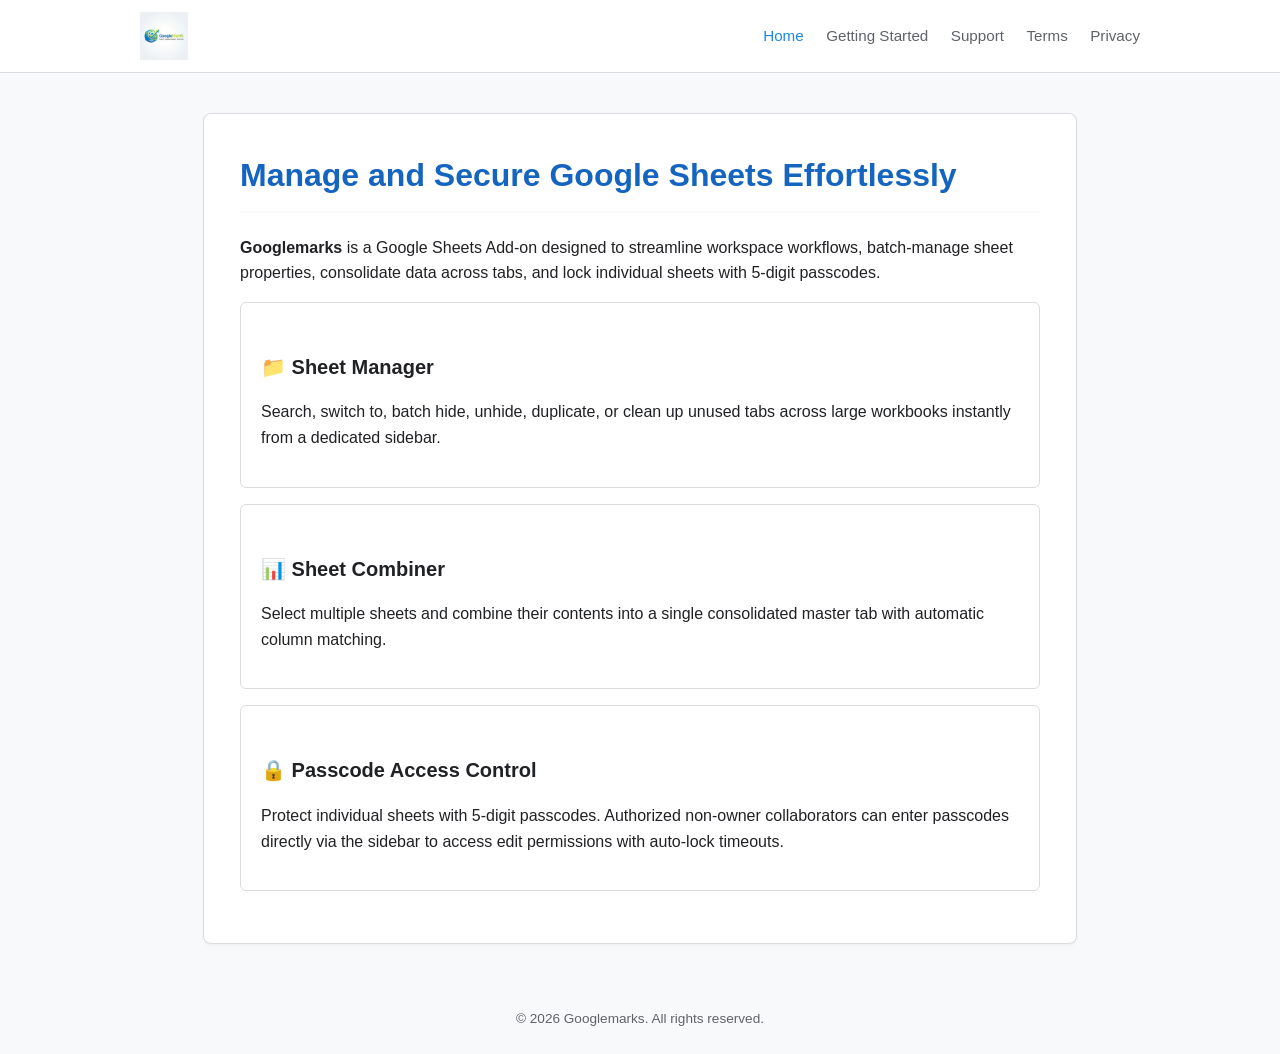
<file: index.html>
<!DOCTYPE html>
<html lang="en">
<head>
  <meta charset="UTF-8">
  <meta name="viewport" content="width=device-width, initial-scale=1.0">
  <title>Googlemarks - Sheet Management Add-on</title>
  <link rel="stylesheet" href="styles.css">
</head>
<body>
  <header>
    <div class="nav-container">
      <a href="index.html" class="logo-container">
        <img src="logo.png" alt="Googlemarks Logo">
      </a>
      <nav>
        <a href="index.html" class="active">Home</a>
        <a href="post-install.html">Getting Started</a>
        <a href="support.html">Support</a>
        <a href="terms.html">Terms</a>
        <a href="privacy.html">Privacy</a>
      </nav>
    </div>
  </header>

  <main class="main-container">
    <h1>Manage and Secure Google Sheets Effortlessly</h1>
    <p><strong>Googlemarks</strong> is a Google Sheets Add-on designed to streamline workspace workflows, batch-manage sheet properties, consolidate data across tabs, and lock individual sheets with 5-digit passcodes.</p>

    <div class="card">
      <h2>📁 Sheet Manager</h2>
      <p>Search, switch to, batch hide, unhide, duplicate, or clean up unused tabs across large workbooks instantly from a dedicated sidebar.</p>
    </div>

    <div class="card">
      <h2>📊 Sheet Combiner</h2>
      <p>Select multiple sheets and combine their contents into a single consolidated master tab with automatic column matching.</p>
    </div>

    <div class="card">
      <h2>🔒 Passcode Access Control</h2>
      <p>Protect individual sheets with 5-digit passcodes. Authorized non-owner collaborators can enter passcodes directly via the sidebar to access edit permissions with auto-lock timeouts.</p>
    </div>
  </main>

  <footer>
    &copy; 2026 Googlemarks. All rights reserved.
  </footer>
</body>
</html>
</file>
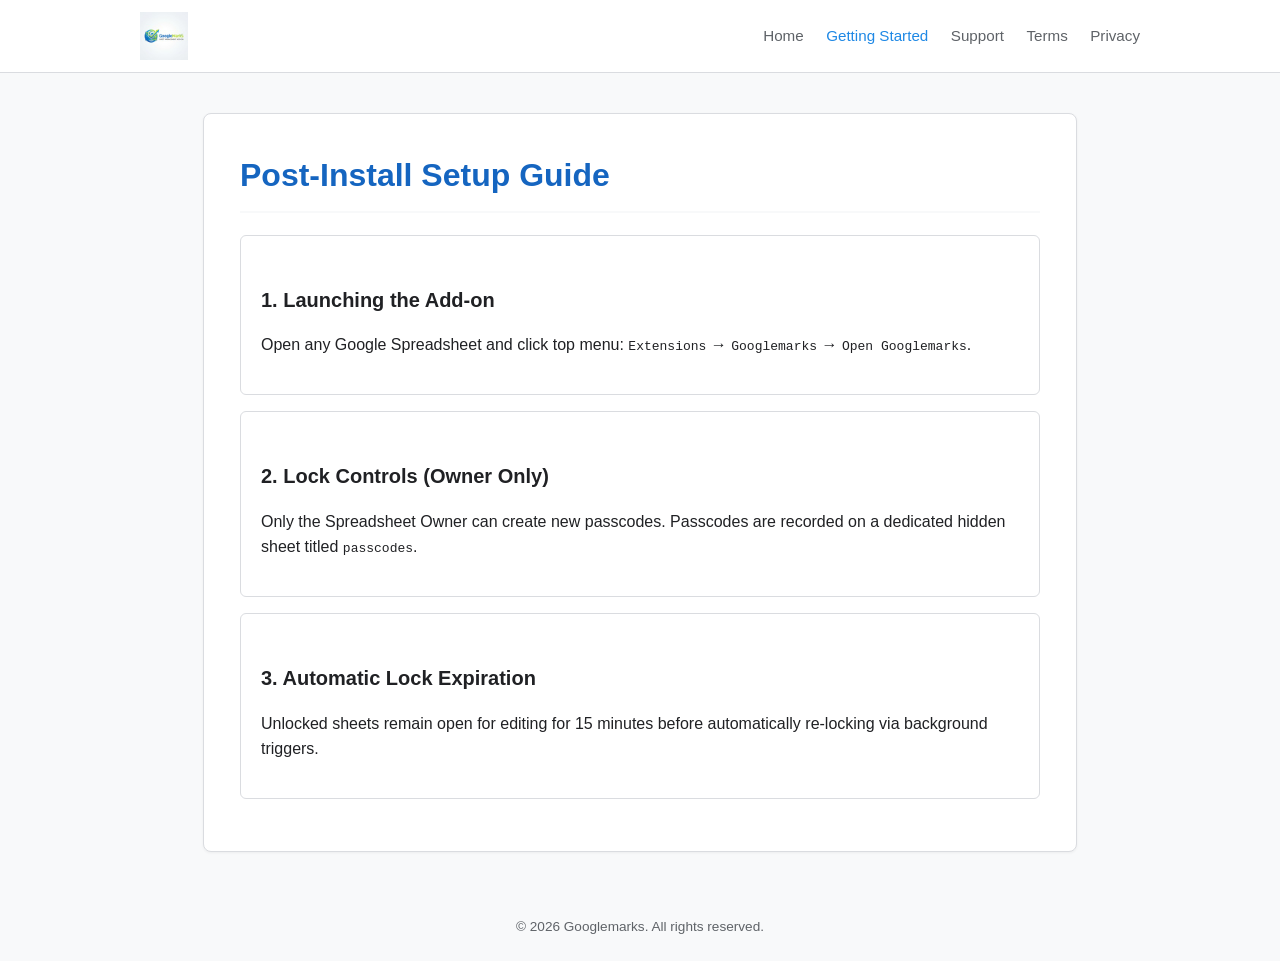
<file: post-install.html>
<!DOCTYPE html>
<html lang="en">
<head>
  <meta charset="UTF-8">
  <meta name="viewport" content="width=device-width, initial-scale=1.0">
  <title>Post-Install Tips - Googlemarks</title>
  <link rel="stylesheet" href="styles.css">
</head>
<body>
  <header>
    <div class="nav-container">
      <a href="index.html" class="logo-container">
        <img src="logo.png" alt="Googlemarks Logo">
      </a>
      <nav>
        <a href="index.html">Home</a>
        <a href="post-install.html" class="active">Getting Started</a>
        <a href="support.html">Support</a>
        <a href="terms.html">Terms</a>
        <a href="privacy.html">Privacy</a>
      </nav>
    </div>
  </header>

  <main class="main-container">
    <h1>Post-Install Setup Guide</h1>

    <div class="card">
      <h2>1. Launching the Add-on</h2>
      <p>Open any Google Spreadsheet and click top menu: <code>Extensions</code> &rarr; <code>Googlemarks</code> &rarr; <code>Open Googlemarks</code>.</p>
    </div>

    <div class="card">
      <h2>2. Lock Controls (Owner Only)</h2>
      <p>Only the Spreadsheet Owner can create new passcodes. Passcodes are recorded on a dedicated hidden sheet titled <code>passcodes</code>.</p>
    </div>

    <div class="card">
      <h2>3. Automatic Lock Expiration</h2>
      <p>Unlocked sheets remain open for editing for 15 minutes before automatically re-locking via background triggers.</p>
    </div>
  </main>

  <footer>
    &copy; 2026 Googlemarks. All rights reserved.
  </footer>
</body>
</html>
</file>
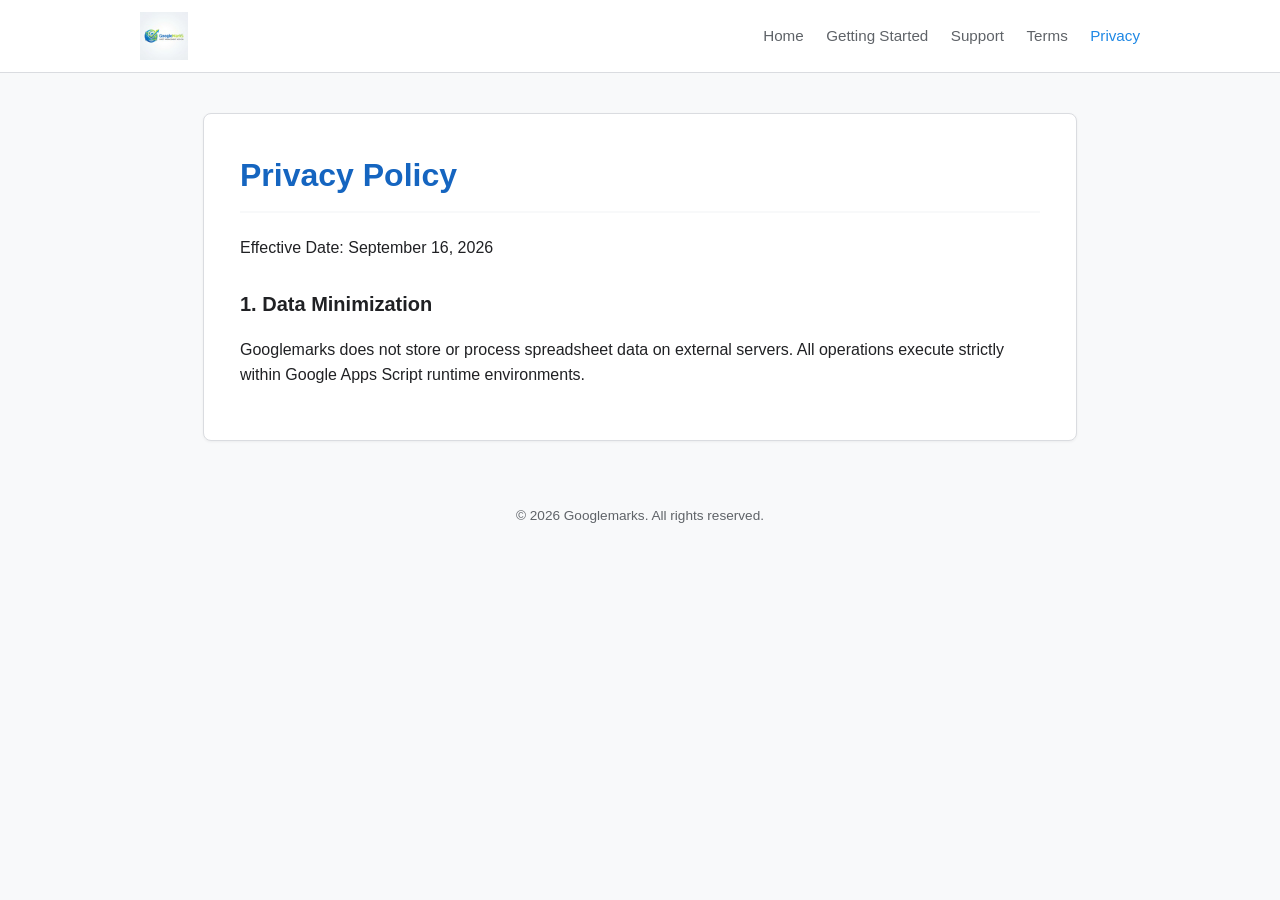
<file: privacy.html>
<!-- privacy.html: Change active link class in nav to "privacy.html" -->
<!DOCTYPE html>
<html lang="en">
<head>
  <meta charset="UTF-8">
  <meta name="viewport" content="width=device-width, initial-scale=1.0">
  <title>Privacy Policy - Googlemarks</title>
  <link rel="stylesheet" href="styles.css">
</head>
<body>
  <header>
    <div class="nav-container">
      <a href="index.html" class="logo-container"><img src="logo.png" alt="Googlemarks Logo"></a>
      <nav>
        <a href="index.html">Home</a>
        <a href="post-install.html">Getting Started</a>
        <a href="support.html">Support</a>
        <a href="terms.html">Terms</a>
        <a href="privacy.html" class="active">Privacy</a>
      </nav>
    </div>
  </header>
  <main class="main-container">
    <h1>Privacy Policy</h1>
    <p>Effective Date: September 16, 2026</p>
    <h2>1. Data Minimization</h2>
    <p>Googlemarks does not store or process spreadsheet data on external servers. All operations execute strictly within Google Apps Script runtime environments.</p>
  </main>
  <footer>&copy; 2026 Googlemarks. All rights reserved.</footer>
</body>
</html>
</file>
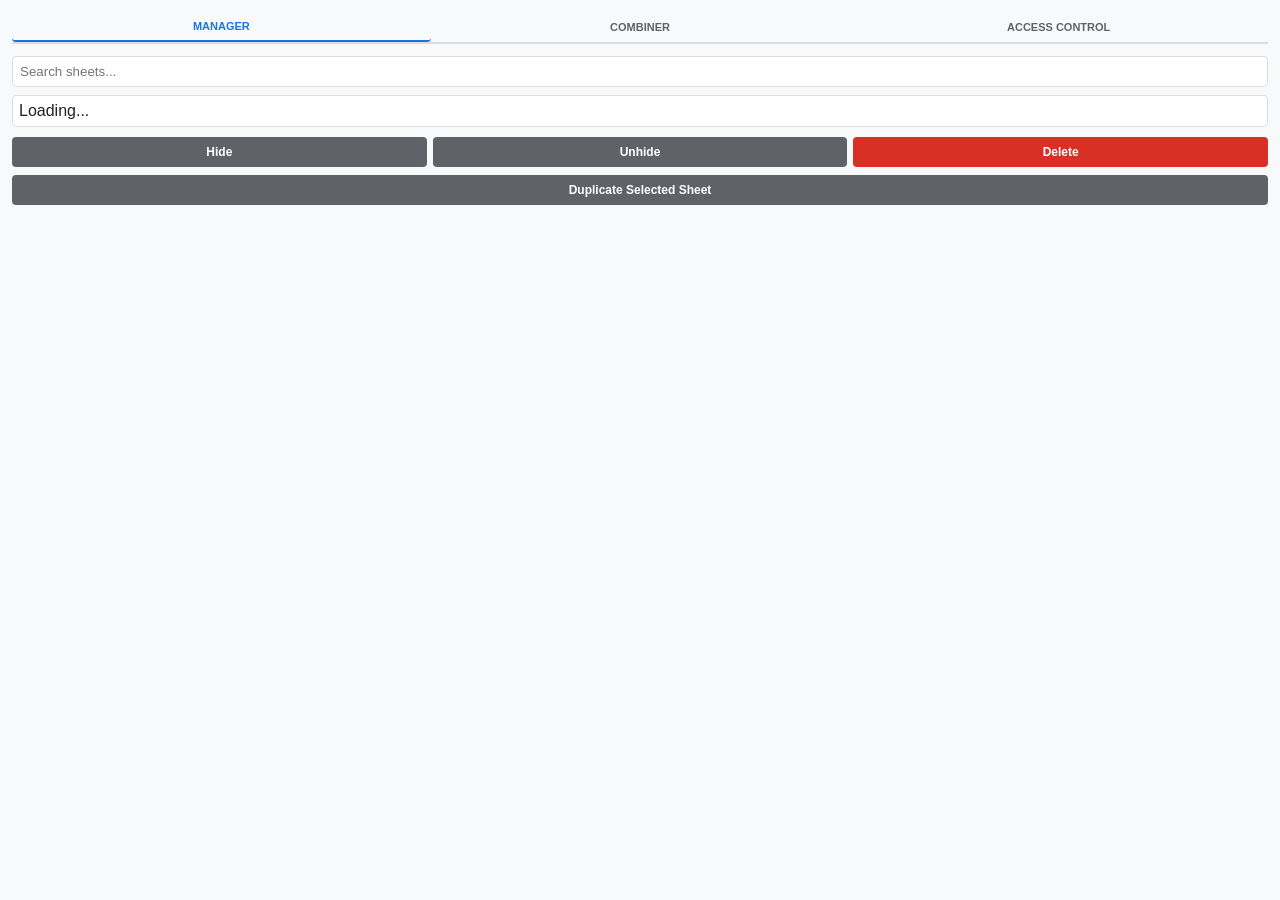
<file: Sidebar.html>
<!DOCTYPE html>
<html>
  <head>
    <base target="_top">
    <style>
      body {
        font-family: -apple-system, BlinkMacSystemFont, "Segoe UI", Roboto, Arial, sans-serif;
        margin: 0;
        padding: 12px;
        color: #202124;
        background-color: #f8f9fa;
      }
      .tab-header {
        display: flex;
        border-bottom: 2px solid #dadce0;
        margin-bottom: 12px;
      }
      .tab-btn {
        flex: 1;
        padding: 8px 4px;
        background: none;
        border: none;
        cursor: pointer;
        font-weight: bold;
        font-size: 11px;
        color: #5f6368;
        text-transform: uppercase;
      }
      .tab-btn.active {
        color: #1a73e8;
        border-bottom: 2px solid #1a73e8;
      }
      .tab-content {
        display: none;
      }
      .tab-content.active {
        display: block;
      }
      .sheet-list {
        max-height: 150px;
        overflow-y: auto;
        border: 1px solid #dadce0;
        background: #fff;
        padding: 6px;
        border-radius: 4px;
        margin-bottom: 10px;
      }
      .sheet-item {
        display: flex;
        align-items: center;
        justify-content: space-between;
        padding: 4px 0;
        font-size: 13px;
      }
      .sheet-item label {
        cursor: pointer;
        flex: 1;
        margin-left: 6px;
        white-space: nowrap;
        overflow: hidden;
        text-overflow: ellipsis;
      }
      .btn-group {
        display: flex;
        gap: 6px;
        margin-bottom: 8px;
        flex-wrap: wrap;
      }
      button {
        background-color: #1a73e8;
        color: white;
        border: none;
        padding: 8px 12px;
        font-size: 12px;
        font-weight: 600;
        border-radius: 4px;
        cursor: pointer;
        width: 100%;
      }
      button:hover { background-color: #1557b0; }
      button.secondary { background-color: #5f6368; }
      button.danger { background-color: #d93025; }
      button.success { background-color: #1e8e3e; }
      button.success:hover { background-color: #137333; }

      input[type="text"], input[type="password"] {
        width: 100%;
        padding: 7px;
        box-sizing: border-box;
        margin-bottom: 8px;
        border: 1px solid #dadce0;
        border-radius: 4px;
      }
      .badge {
        font-size: 10px;
        padding: 2px 4px;
        background: #e8eaed;
        border-radius: 3px;
      }
      .badge.lock { background: #fce8e6; color: #c5221f; }
      .badge-owner {
        display: inline-block;
        font-size: 10px;
        background: #e8f0fe;
        color: #1a73e8;
        padding: 2px 6px;
        border-radius: 4px;
        margin-bottom: 8px;
        font-weight: bold;
      }
      .feedback {
        font-size: 12px;
        margin-top: 8px;
        padding: 8px;
        border-radius: 4px;
        display: none;
      }
      .feedback.error { background-color: #fce8e6; color: #c5221f; border: 1px solid #fad2cf; }
      .feedback.success { background-color: #e6f4ea; color: #137333; border: 1px solid #ceead6; }
      .section-card {
        background: #ffffff;
        border: 1px solid #dadce0;
        border-radius: 6px;
        padding: 10px;
        margin-bottom: 12px;
      }
    </style>
  </head>
  <body>

    <!-- Tab Header Navigation -->
    <div class="tab-header">
      <button class="tab-btn active" onclick="switchTab('managerTab')">Manager</button>
      <button class="tab-btn" onclick="switchTab('combinerTab')">Combiner</button>
      <button class="tab-btn" onclick="switchTab('accessTab')">Access Control</button>
    </div>

    <!-- MODULE 1: SHEET MANAGER -->
    <div id="managerTab" class="tab-content active">
      <input type="text" id="searchSheet" placeholder="Search sheets..." onkeyup="filterSheets()">
      <div class="sheet-list" id="managerSheetList">Loading...</div>
      
      <div class="btn-group">
        <button onclick="applyBulkAction('hide')" class="secondary" style="flex:1;">Hide</button>
        <button onclick="applyBulkAction('unhide')" class="secondary" style="flex:1;">Unhide</button>
        <button onclick="applyBulkAction('delete')" class="danger" style="flex:1;">Delete</button>
      </div>
      <button onclick="duplicateSelected()" class="secondary">Duplicate Selected Sheet</button>
    </div>

    <!-- MODULE 2: SHEET COMBINER -->
    <div id="combinerTab" class="tab-content">
      <label style="font-size: 12px; font-weight: bold;">Select Sheets to Combine:</label>
      <div class="sheet-list" id="combinerSheetList">Loading...</div>
      
      <input type="text" id="masterSheetName" placeholder="Master Sheet Name" value="Master Sheet">
      <label style="font-size: 12px; display: block; margin-bottom: 8px;">
        <input type="checkbox" id="addSourceCol" checked> Include Source Sheet Column
      </label>
      <button onclick="runCombiner()">Combine Sheets</button>
    </div>

    <!-- MODULE 3: ACCESS CONTROL -->
    <div id="accessTab" class="tab-content">
      
      <!-- Protect Sheet Section (OWNER ONLY) -->
      <div id="ownerSection" class="section-card" style="display: none;">
        <span class="badge-owner">OWNER ONLY</span>
        <label style="font-size: 12px; font-weight: bold; display: block; margin-bottom:4px;">Protect Sheet with Passcode:</label>
        
        <div>
          <label style="font-size: 12px;"><input type="checkbox" id="selectAllAcc" onchange="toggleSelectAllAcc(this)"> Select All</label>
        </div>
        
        <div class="sheet-list" id="accessSheetList">Loading...</div>
        <button onclick="handleLockSheets()">Lock & Generate Passcode</button>
        <div id="ownerFeedback" class="feedback"></div>
      </div>

      <!-- Unlock Protected Sheet Section (VISIBLE TO ALL USERS) -->
      <div class="section-card">
        <label style="font-size: 12px; font-weight: bold; display:block; margin-bottom: 4px;">Unlock Protected Sheet:</label>
        <input type="text" id="unlockPasscode" placeholder="Enter 5-Digit Passcode" maxlength="5">
        <button onclick="handleUnlockSheet()" class="success">Unlock Active Sheet</button>
        <div id="unlockFeedback" class="feedback"></div>
      </div>

    </div>

    <script>
      window.onload = function() {
        checkOwnerStatus();
        loadSheets();
      };

      function switchTab(tabId) {
        document.querySelectorAll('.tab-content').forEach(el => el.classList.remove('active'));
        document.querySelectorAll('.tab-btn').forEach(el => el.classList.remove('active'));
        document.getElementById(tabId).classList.add('active');
        event.currentTarget.classList.add('active');
        loadSheets();
      }

      function checkOwnerStatus() {
        google.script.run
          .withSuccessHandler(isOwner => {
            if (isOwner) document.getElementById('ownerSection').style.display = 'block';
          })
          .isSheetOwner();
      }

      function loadSheets() {
        google.script.run.withSuccessHandler(renderSheets).getSheetsInfo();
      }

      function renderSheets(sheets) {
        // Manager List
        const mgrList = document.getElementById('managerSheetList');
        mgrList.innerHTML = sheets.map(s => `
          <div class="sheet-item" data-name="${s.name.toLowerCase()}">
            <div>
              <input type="checkbox" class="mgr-check" value="${s.name}">
              <label onclick="activateSheet('${s.name}')">${s.name}</label>
            </div>
            <span>
              ${s.isHidden ? '<span class="badge">Hidden</span>' : ''}
              ${s.isProtected ? '<span class="badge lock">Locked</span>' : ''}
            </span>
          </div>
        `).join('');

        // Combiner List
        const combList = document.getElementById('combinerSheetList');
        combList.innerHTML = sheets.map(s => `
          <div class="sheet-item">
            <div>
              <input type="checkbox" class="comb-check" value="${s.name}">
              <label>${s.name}</label>
            </div>
          </div>
        `).join('');

        // Access Control List
        const accList = document.getElementById('accessSheetList');
        accList.innerHTML = sheets.map(s => `
          <div class="sheet-item">
            <div>
              <input type="checkbox" class="acc-check" value="${s.name}">
              <label>${s.name}</label>
            </div>
          </div>
        `).join('');
      }

      function filterSheets() {
        const query = document.getElementById('searchSheet').value.toLowerCase();
        document.querySelectorAll('#managerSheetList .sheet-item').forEach(el => {
          const name = el.getAttribute('data-name');
          el.style.display = name.includes(query) ? 'flex' : 'none';
        });
      }

      function toggleSelectAllAcc(master) {
        document.querySelectorAll('.acc-check').forEach(cb => cb.checked = master.checked);
      }

      function activateSheet(name) {
        google.script.run.withSuccessHandler(loadSheets).activateSheet(name);
      }

      function getSelectedValues(className) {
        return Array.from(document.querySelectorAll(`.${className}:checked`)).map(cb => cb.value);
      }

      function applyBulkAction(action) {
        const selected = getSelectedValues('mgr-check');
        if (selected.length === 0) return alert('Select at least one sheet.');

        if (action === 'delete' && !confirm('Delete selected sheets?')) return;

        const handler = google.script.run.withSuccessHandler(loadSheets);
        if (action === 'hide') handler.bulkHideSheets(selected);
        if (action === 'unhide') handler.bulkUnhideSheets(selected);
        if (action === 'delete') handler.bulkDeleteSheets(selected);
      }

      function duplicateSelected() {
        const selected = getSelectedValues('mgr-check');
        if (selected.length === 0) return alert('Select a sheet to duplicate.');
        google.script.run.withSuccessHandler(loadSheets).duplicateSheet(selected[0]);
      }

      function runCombiner() {
        const selected = getSelectedValues('comb-check');
        const masterName = document.getElementById('masterSheetName').value;
        const addSource = document.getElementById('addSourceCol').checked;

        if (selected.length === 0) return alert('Select sheets to combine.');

        google.script.run.withSuccessHandler(msg => {
          alert(msg);
          loadSheets();
        }).combineSheets(selected, masterName, addSource);
      }

      function handleLockSheets() {
        const selected = getSelectedValues('acc-check');
        const feedback = document.getElementById('ownerFeedback');
        
        if (selected.length === 0) {
          showFeedback(feedback, 'Please select at least one sheet to lock.', false);
          return;
        }

        showFeedback(feedback, 'Locking sheets and generating 5-digit passcodes...', true);

        google.script.run
          .withSuccessHandler(res => {
            showFeedback(feedback, `Locked ${res.generated.length} sheet(s). Passcodes stored in 'passcodes' sheet.`, true);
            loadSheets();
          })
          .withFailureHandler(err => {
            showFeedback(feedback, err.message, false);
          })
          .lockSelectedSheets(selected);
      }

      function handleUnlockSheet() {
        const passcode = document.getElementById('unlockPasscode').value;
        const feedback = document.getElementById('unlockFeedback');

        if (!passcode || passcode.length !== 5) {
          showFeedback(feedback, 'Please enter a valid 5-digit passcode.', false);
          return;
        }

        google.script.run
          .withSuccessHandler(activeSheetName => {
            // ROUTE THROUGH THE WEB APP PROXY BRIDGE
            google.script.run
              .withSuccessHandler(res => {
                showFeedback(feedback, res.message, res.success);
                if (res.success) {
                  document.getElementById('unlockPasscode').value = '';
                  loadSheets();
                }
              })
              .proxyUnlockSheet(activeSheetName, passcode);
          })
          .getActiveSheetName();
      }

      function showFeedback(el, msg, isSuccess) {
        el.style.display = 'block';
        el.className = `feedback ${isSuccess ? 'success' : 'error'}`;
        el.innerText = msg;
      }
    </script>
  </body>
</html>
</file>
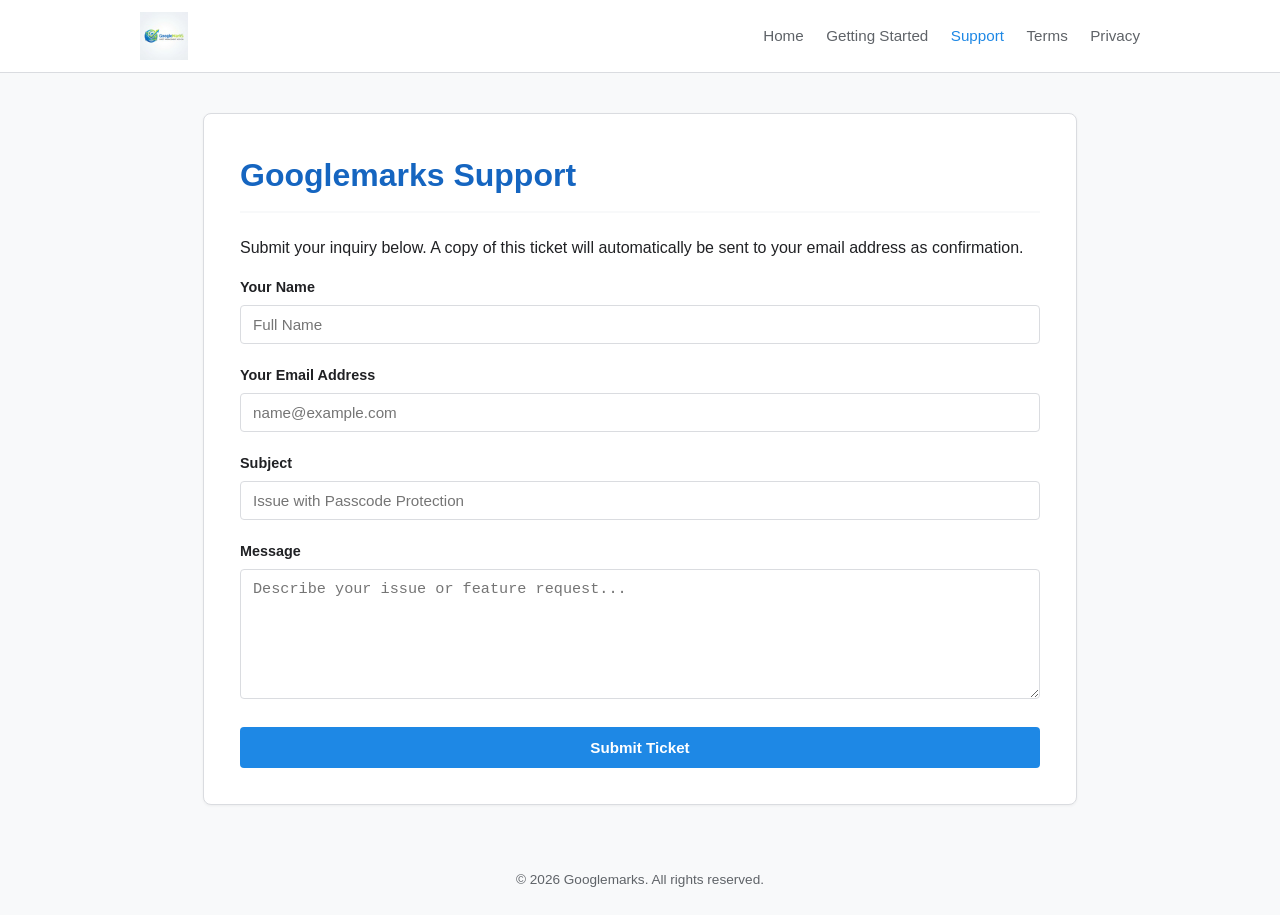
<file: support.html>
<!DOCTYPE html>
<html lang="en">
<head>
  <meta charset="UTF-8">
  <meta name="viewport" content="width=device-width, initial-scale=1.0">
  <title>Support - Googlemarks</title>
  <link rel="stylesheet" href="styles.css">
</head>
<body>
  <header>
    <div class="nav-container">
      <a href="index.html" class="logo-container">
        <img src="logo.png" alt="Googlemarks Logo">
      </a>
      <nav>
        <a href="index.html">Home</a>
        <a href="post-install.html">Getting Started</a>
        <a href="support.html" class="active">Support</a>
        <a href="terms.html">Terms</a>
        <a href="privacy.html">Privacy</a>
      </nav>
    </div>
  </header>

  <main class="main-container">
    <h1>Googlemarks Support</h1>
    <p>Submit your inquiry below. A copy of this ticket will automatically be sent to your email address as confirmation.</p>

    <form id="supportForm" action="https://formspree.io/f/mwlpeqjl" method="POST">
      <!-- Formspree setting to CC the submitting user -->
      <input type="hidden" name="_cc" id="ccEmail">

      <div class="form-group">
        <label for="name">Your Name</label>
        <input type="text" id="name" name="name" required placeholder="Full Name">
      </div>

      <div class="form-group">
        <label for="email">Your Email Address</label>
        <input type="email" id="email" name="email" required placeholder="name@example.com">
      </div>

      <div class="form-group">
        <label for="subject">Subject</label>
        <input type="text" id="subject" name="subject" required placeholder="Issue with Passcode Protection">
      </div>

      <div class="form-group">
        <label for="message">Message</label>
        <textarea id="message" name="message" required placeholder="Describe your issue or feature request..."></textarea>
      </div>

      <button type="submit" id="submitBtn">Submit Ticket</button>
    </form>

    <div id="formStatus"></div>
  </main>

  <script>
    const form = document.getElementById("supportForm");
    const emailInput = document.getElementById("email");
    const ccEmail = document.getElementById("ccEmail");
    const status = document.getElementById("formStatus");
    const btn = document.getElementById("submitBtn");

    emailInput.addEventListener("input", () => {
      ccEmail.value = emailInput.value;
    });

    form.addEventListener("submit", async function(e) {
      e.preventDefault();
      btn.disabled = true;
      btn.innerText = "Sending...";
      status.style.display = "none";

      try {
        const response = await fetch(form.action, {
          method: form.method,
          body: new FormData(form),
          headers: { 'Accept': 'application/json' }
        });

        if (response.ok) {
          status.className = "status-success";
          status.innerText = "Thank you! Your support ticket was sent. A copy has been delivered to your email.";
          status.style.display = "block";
          form.reset();
        } else {
          throw new Error();
        }
      } catch (err) {
        status.className = "status-error";
        status.innerText = "Failed to send ticket. Please try again or check your connection.";
        status.style.display = "block";
      } finally {
        btn.disabled = false;
        btn.innerText = "Submit Ticket";
      }
    });
  </script>

  <footer>
    &copy; 2026 Googlemarks. All rights reserved.
  </footer>
</body>
</html>
</file>
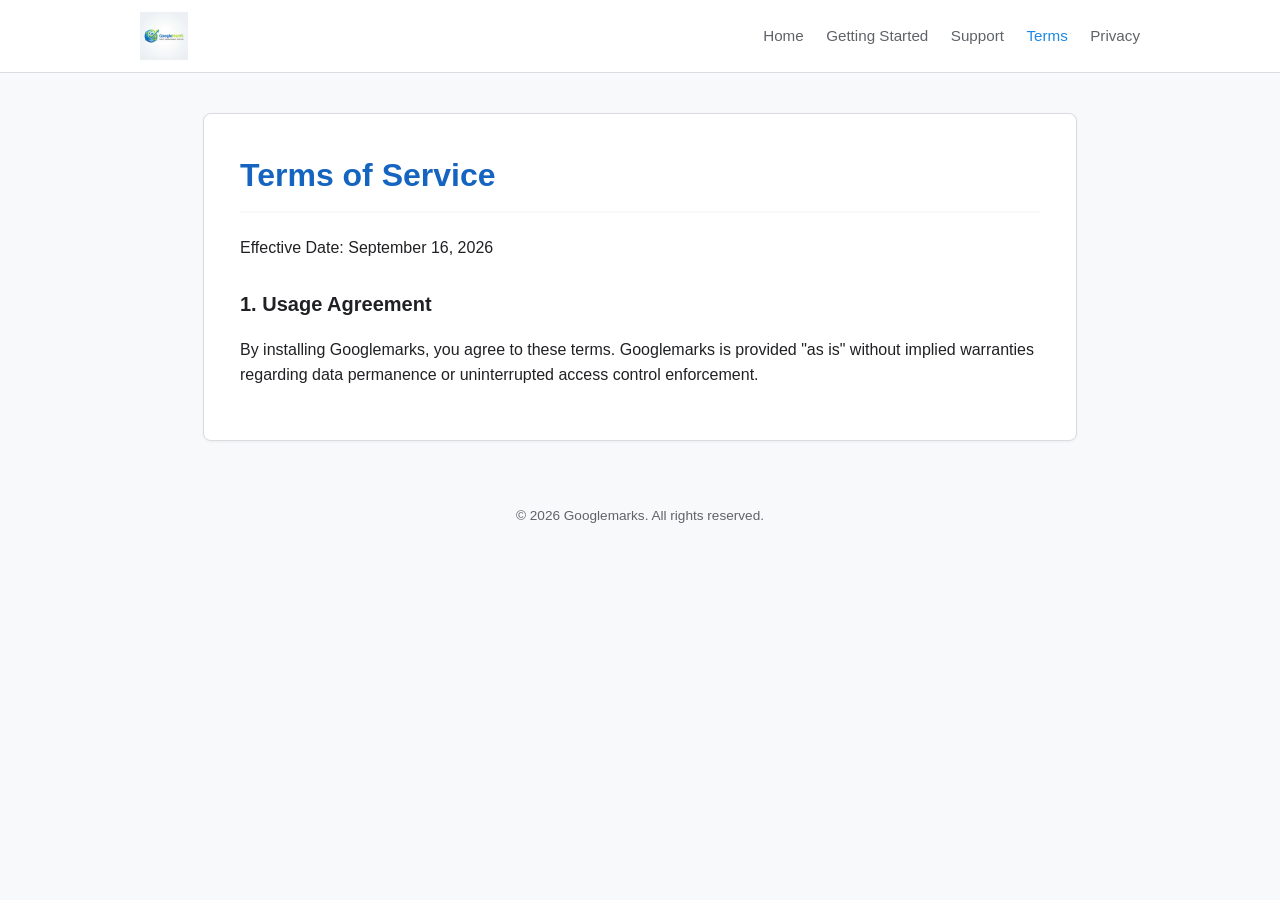
<file: terms.html>
<!-- terms.html: Change active link class in nav to "terms.html" -->
<!DOCTYPE html>
<html lang="en">
<head>
  <meta charset="UTF-8">
  <meta name="viewport" content="width=device-width, initial-scale=1.0">
  <title>Terms of Service - Googlemarks</title>
  <link rel="stylesheet" href="styles.css">
</head>
<body>
  <header>
    <div class="nav-container">
      <a href="index.html" class="logo-container"><img src="logo.png" alt="Googlemarks Logo"></a>
      <nav>
        <a href="index.html">Home</a>
        <a href="post-install.html">Getting Started</a>
        <a href="support.html">Support</a>
        <a href="terms.html" class="active">Terms</a>
        <a href="privacy.html">Privacy</a>
      </nav>
    </div>
  </header>
  <main class="main-container">
    <h1>Terms of Service</h1>
    <p>Effective Date: September 16, 2026</p>
    <h2>1. Usage Agreement</h2>
    <p>By installing Googlemarks, you agree to these terms. Googlemarks is provided "as is" without implied warranties regarding data permanence or uninterrupted access control enforcement.</p>
  </main>
  <footer>&copy; 2026 Googlemarks. All rights reserved.</footer>
</body>
</html>
</file>
<file: styles.css>
:root {
  --primary: #1e88e5;
  --primary-dark: #1565c0;
  --accent: #7cb342;
  --bg-light: #f8f9fa;
  --text-main: #202124;
  --text-muted: #5f6368;
  --border: #dadce0;
}

body {
  font-family: -apple-system, BlinkMacSystemFont, "Segoe UI", Roboto, Helvetica, Arial, sans-serif;
  line-height: 1.6;
  color: var(--text-main);
  background-color: var(--bg-light);
  margin: 0;
  padding: 0;
}

header {
  background: #ffffff;
  border-bottom: 1px solid var(--border);
  padding: 12px 24px;
}

.nav-container {
  max-width: 1000px;
  margin: 0 auto;
  display: flex;
  align-items: center;
  justify-content: space-between;
}

.logo-container {
  display: flex;
  align-items: center;
  gap: 12px;
  text-decoration: none;
  color: inherit;
}

.logo-container img {
  height: 48px;
  width: auto;
}

nav a {
  margin-left: 18px;
  text-decoration: none;
  color: var(--text-muted);
  font-weight: 500;
  font-size: 0.95rem;
}

nav a:hover, nav a.active {
  color: var(--primary);
}

.main-container {
  max-width: 800px;
  margin: 40px auto;
  background: #ffffff;
  padding: 36px;
  border-radius: 8px;
  border: 1px solid var(--border);
  box-shadow: 0 1px 3px rgba(0,0,0,0.05);
}

h1 {
  color: var(--primary-dark);
  margin-top: 0;
  border-bottom: 2px solid var(--bg-light);
  padding-bottom: 10px;
}

h2 {
  color: var(--text-main);
  margin-top: 28px;
  font-size: 1.25rem;
}

.form-group {
  margin-bottom: 20px;
}

label {
  display: block;
  font-weight: 600;
  margin-bottom: 6px;
  font-size: 0.9rem;
}

input[type="text"], input[type="email"], textarea {
  width: 100%;
  padding: 10px 12px;
  border: 1px solid var(--border);
  border-radius: 4px;
  box-sizing: border-box;
  font-size: 0.95rem;
}

textarea {
  height: 130px;
  resize: vertical;
}

button {
  background-color: var(--primary);
  color: #ffffff;
  border: none;
  padding: 12px 24px;
  font-weight: 600;
  border-radius: 4px;
  cursor: pointer;
  font-size: 0.95rem;
  width: 100%;
}

button:hover {
  background-color: var(--primary-dark);
}

#formStatus {
  margin-top: 16px;
  padding: 12px;
  border-radius: 4px;
  display: none;
  font-size: 0.9rem;
}

.status-success {
  background-color: #e6f4ea;
  color: #137333;
  border: 1px solid #ceead6;
}

.status-error {
  background-color: #fce8e6;
  color: #c5221f;
  border: 1px solid #fad2cf;
}

.card {
  border: 1px solid var(--border);
  border-radius: 6px;
  padding: 20px;
  margin-bottom: 16px;
  background: #ffffff;
}

footer {
  text-align: center;
  padding: 24px;
  font-size: 0.85rem;
  color: var(--text-muted);
}
</file>
